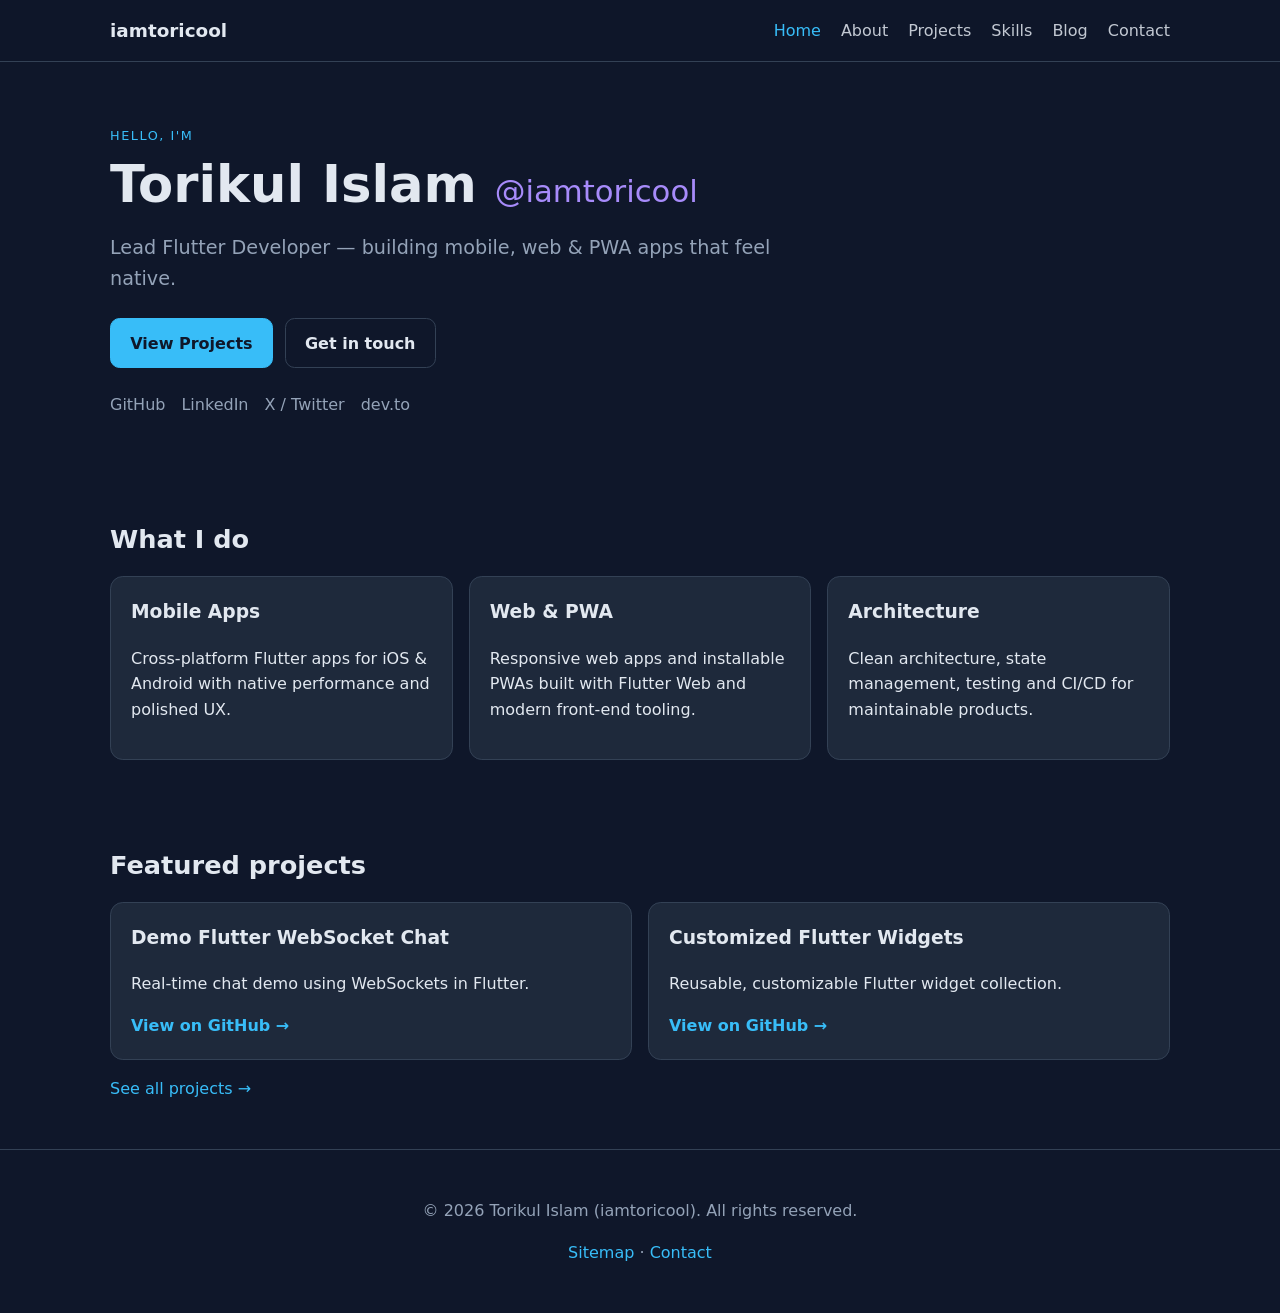
<file: index.html>
<!DOCTYPE html>
<html lang="en">
<head>
  <meta charset="UTF-8" />
  <meta name="viewport" content="width=device-width, initial-scale=1.0" />

  <!-- Primary SEO -->
  <title>Torikul Islam (iamtoricool) — Lead Flutter Developer</title>
  <meta name="description" content="Torikul Islam (iamtoricool) is a Lead Flutter Developer building mobile, web and PWA apps. Portfolio, projects and contact." />
  <meta name="keywords" content="Torikul Islam, iamtoricool, Flutter developer, Lead Flutter Developer, mobile app developer, PWA, Dart, Bangladesh" />
  <meta name="author" content="Torikul Islam" />
  <meta name="robots" content="index, follow, max-image-preview:large" />
  <link rel="canonical" href="https://iamtoricool.xyz/" />

  <!-- Open Graph -->
  <meta property="og:type" content="website" />
  <meta property="og:site_name" content="Torikul Islam (iamtoricool)" />
  <meta property="og:title" content="Torikul Islam (iamtoricool) — Lead Flutter Developer" />
  <meta property="og:description" content="Lead Flutter Developer building mobile, web and PWA apps. Portfolio, projects and contact." />
  <meta property="og:url" content="https://iamtoricool.xyz/" />
  <meta property="og:image" content="https://iamtoricool.xyz/images/og-cover.png" />
  <meta property="og:image:alt" content="Torikul Islam (iamtoricool) portfolio" />

  <!-- Twitter -->
  <meta name="twitter:card" content="summary_large_image" />
  <meta name="twitter:title" content="Torikul Islam (iamtoricool) — Lead Flutter Developer" />
  <meta name="twitter:description" content="Lead Flutter Developer building mobile, web and PWA apps." />
  <meta name="twitter:image" content="https://iamtoricool.xyz/images/og-cover.png" />

  <!-- Icons / PWA -->
  <link rel="icon" href="/favicon.ico" />
  <link rel="apple-touch-icon" href="/images/apple-touch-icon.png" />
  <link rel="manifest" href="/site.webmanifest" />
  <meta name="theme-color" content="#0f172a" />

  <!-- Structured data: Person -->
  <script type="application/ld+json">
  {
    "@context": "https://schema.org",
    "@type": "Person",
    "name": "Torikul Islam",
    "alternateName": "iamtoricool",
    "url": "https://iamtoricool.xyz/",
    "image": "https://iamtoricool.xyz/images/profile.jpg",
    "jobTitle": "Lead Flutter Developer",
    "description": "Lead Flutter Developer building mobile, web and PWA applications.",
    "address": {
      "@type": "PostalAddress",
      "addressLocality": "Dhaka",
      "addressCountry": "Bangladesh"
    },
    "sameAs": [
      "https://github.com/iamtoricool",
      "https://www.linkedin.com/in/iamtoricool",
      "https://twitter.com/iamtoricool",
      "https://www.facebook.com/iamtoricool",
      "https://dev.to/iamtoricool",
      "https://iamtoricool.github.io"
    ],
    "knowsAbout": ["Flutter", "Dart", "Mobile App Development", "Web Development", "PWA"]
  }
  </script>

  <link rel="stylesheet" href="/css/styles.css" />
</head>
<body>
  <a class="skip-link" href="#main">Skip to content</a>

  <header class="site-header">
    <nav class="nav" aria-label="Primary">
      <a class="brand" href="/">iamtoricool</a>
      <button class="nav-toggle" aria-expanded="false" aria-controls="nav-menu" aria-label="Toggle menu">☰</button>
      <ul id="nav-menu" class="nav-menu">
        <li><a href="/" aria-current="page">Home</a></li>
        <li><a href="/about.html">About</a></li>
        <li><a href="/projects.html">Projects</a></li>
        <li><a href="/skills.html">Skills</a></li>
        <li><a href="/blog/">Blog</a></li>
        <li><a href="/contact.html">Contact</a></li>
      </ul>
    </nav>
  </header>

  <main id="main">
    <section class="hero">
      <p class="eyebrow">Hello, I'm</p>
      <h1>Torikul Islam <span class="handle">@iamtoricool</span></h1>
      <p class="lead">Lead Flutter Developer — building mobile, web &amp; PWA apps that feel native.</p>
      <div class="cta">
        <a class="btn btn-primary" href="/projects.html">View Projects</a>
        <a class="btn btn-ghost" href="/contact.html">Get in touch</a>
      </div>
      <ul class="social" aria-label="Social links">
        <li><a href="https://github.com/iamtoricool" rel="me noopener" target="_blank">GitHub</a></li>
        <li><a href="https://www.linkedin.com/in/iamtoricool" rel="me noopener" target="_blank">LinkedIn</a></li>
        <li><a href="https://twitter.com/iamtoricool" rel="me noopener" target="_blank">X / Twitter</a></li>
        <li><a href="https://dev.to/iamtoricool" rel="me noopener" target="_blank">dev.to</a></li>
      </ul>
    </section>

    <section class="section">
      <h2>What I do</h2>
      <div class="grid">
        <article class="card">
          <h3>Mobile Apps</h3>
          <p>Cross-platform Flutter apps for iOS &amp; Android with native performance and polished UX.</p>
        </article>
        <article class="card">
          <h3>Web &amp; PWA</h3>
          <p>Responsive web apps and installable PWAs built with Flutter Web and modern front-end tooling.</p>
        </article>
        <article class="card">
          <h3>Architecture</h3>
          <p>Clean architecture, state management, testing and CI/CD for maintainable products.</p>
        </article>
      </div>
    </section>

    <section class="section">
      <h2>Featured projects</h2>
      <div class="grid">
        <article class="card">
          <h3>Demo Flutter WebSocket Chat</h3>
          <p>Real-time chat demo using WebSockets in Flutter.</p>
          <a href="https://github.com/iamtoricool/demo_flutter_websocket_chat" rel="noopener" target="_blank">View on GitHub →</a>
        </article>
        <article class="card">
          <h3>Customized Flutter Widgets</h3>
          <p>Reusable, customizable Flutter widget collection.</p>
          <a href="https://github.com/iamtoricool" rel="noopener" target="_blank">View on GitHub →</a>
        </article>
      </div>
      <p><a href="/projects.html">See all projects →</a></p>
    </section>
  </main>

  <footer class="site-footer">
    <p>© <span id="year"></span> Torikul Islam (iamtoricool). All rights reserved.</p>
    <p><a href="/sitemap.xml">Sitemap</a> · <a href="/contact.html">Contact</a></p>
  </footer>

  <script src="/js/main.js" defer></script>
</body>
</html>
</file>
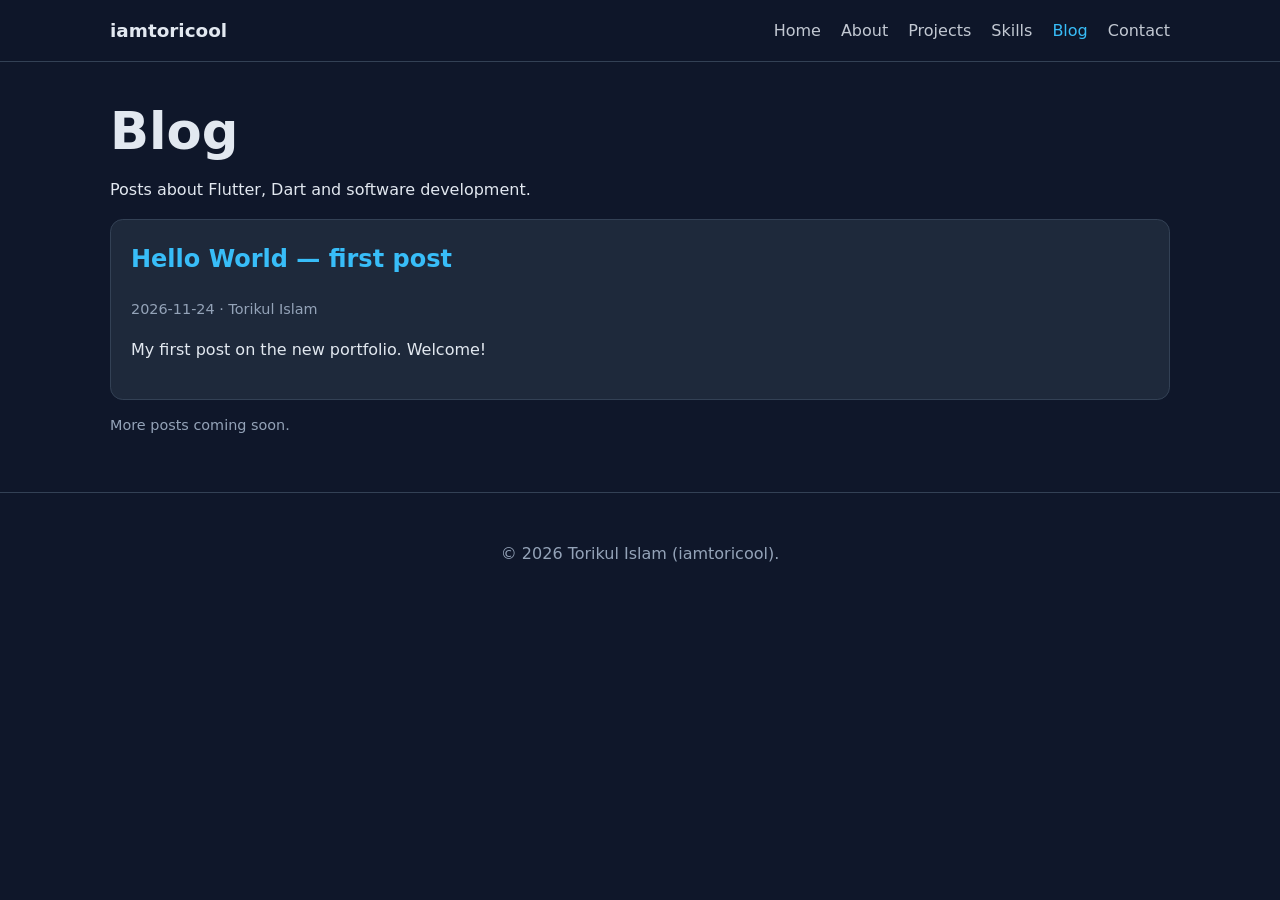
<file: blog/index.html>
<!DOCTYPE html>
<html lang="en">
<head>
  <meta charset="UTF-8" />
  <meta name="viewport" content="width=device-width, initial-scale=1.0" />
  <title>Blog — Torikul Islam (iamtoricool)</title>
  <meta name="description" content="Blog by Torikul Islam (iamtoricool) about Flutter, Dart and software development." />
  <meta name="author" content="Torikul Islam" />
  <meta name="robots" content="index, follow" />
  <link rel="canonical" href="https://iamtoricool.xyz/blog/" />
  <meta property="og:title" content="Blog — Torikul Islam (iamtoricool)" />
  <meta property="og:url" content="https://iamtoricool.xyz/blog/" />
  <meta property="og:image" content="https://iamtoricool.xyz/images/og-cover.png" />
  <link rel="icon" href="/favicon.ico" />
  <link rel="stylesheet" href="/css/styles.css" />
</head>
<body>
  <a class="skip-link" href="#main">Skip to content</a>
  <header class="site-header">
    <nav class="nav" aria-label="Primary">
      <a class="brand" href="/">iamtoricool</a>
      <button class="nav-toggle" aria-expanded="false" aria-controls="nav-menu" aria-label="Toggle menu">☰</button>
      <ul id="nav-menu" class="nav-menu">
        <li><a href="/">Home</a></li>
        <li><a href="/about.html">About</a></li>
        <li><a href="/projects.html">Projects</a></li>
        <li><a href="/skills.html">Skills</a></li>
        <li><a href="/blog/" aria-current="page">Blog</a></li>
        <li><a href="/contact.html">Contact</a></li>
      </ul>
    </nav>
  </header>
  <main id="main" class="container">
    <h1>Blog</h1>
    <p>Posts about Flutter, Dart and software development.</p>
    <article class="card">
      <h2><a href="/blog/hello-world.html">Hello World — first post</a></h2>
      <p class="muted">2026-11-24 · Torikul Islam</p>
      <p>My first post on the new portfolio. Welcome!</p>
    </article>
    <p class="muted">More posts coming soon.</p>
  </main>
  <footer class="site-footer">
    <p>© <span id="year"></span> Torikul Islam (iamtoricool).</p>
  </footer>
  <script src="/js/main.js" defer></script>
</body>
</html>
</file>
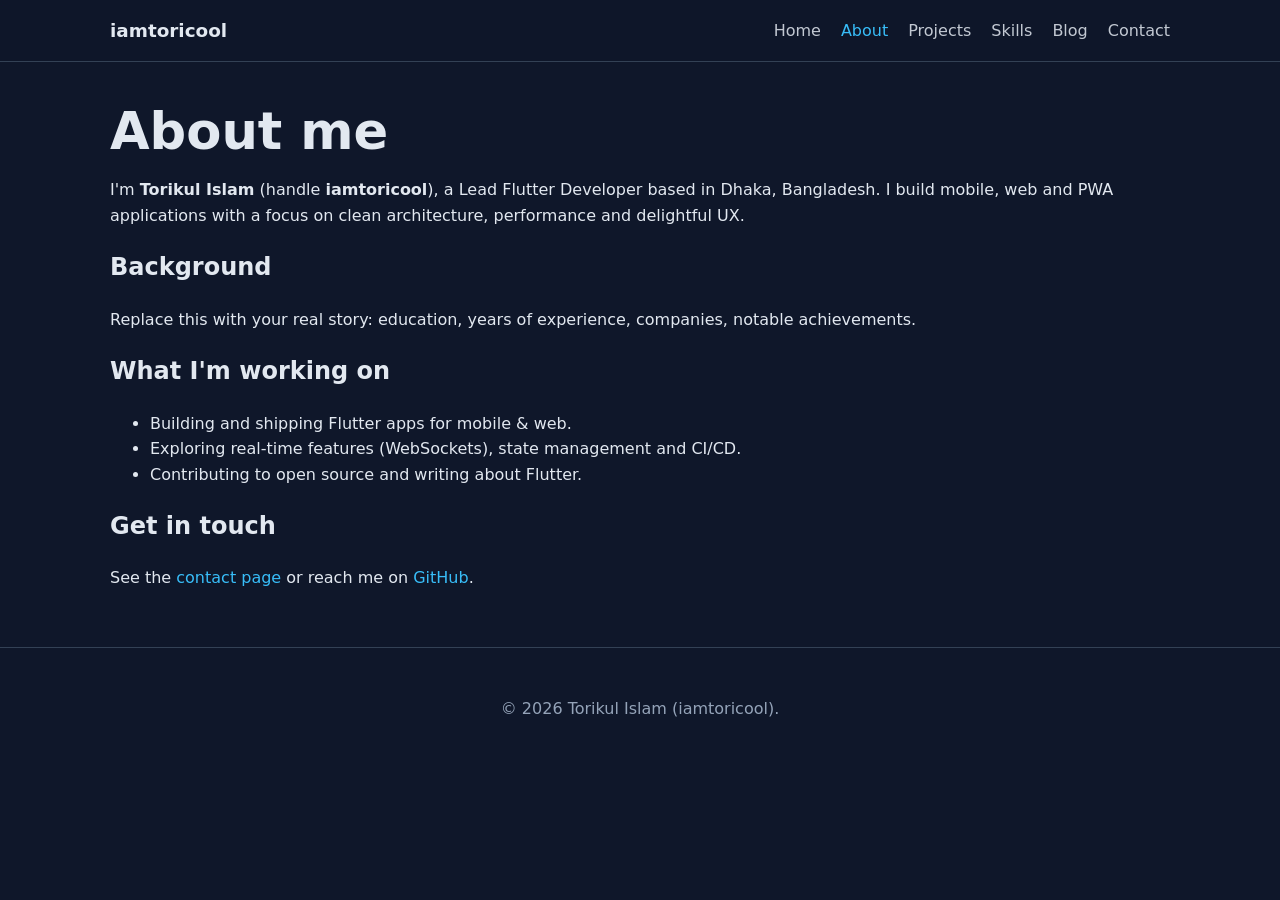
<file: about.html>
<!DOCTYPE html>
<html lang="en">
<head>
  <meta charset="UTF-8" />
  <meta name="viewport" content="width=device-width, initial-scale=1.0" />
  <title>About — Torikul Islam (iamtoricool)</title>
  <meta name="description" content="About Torikul Islam (iamtoricool): Lead Flutter Developer based in Dhaka, Bangladesh. Experience, background and interests." />
  <meta name="author" content="Torikul Islam" />
  <meta name="robots" content="index, follow" />
  <link rel="canonical" href="https://iamtoricool.xyz/about.html" />
  <meta property="og:type" content="profile" />
  <meta property="og:title" content="About — Torikul Islam (iamtoricool)" />
  <meta property="og:description" content="Lead Flutter Developer based in Dhaka, Bangladesh." />
  <meta property="og:url" content="https://iamtoricool.xyz/about.html" />
  <meta property="og:image" content="https://iamtoricool.xyz/images/og-cover.png" />
  <meta name="twitter:card" content="summary" />
  <link rel="icon" href="/favicon.ico" />
  <link rel="stylesheet" href="/css/styles.css" />
  <script type="application/ld+json">
  {
    "@context": "https://schema.org",
    "@type": "ProfilePage",
    "mainEntity": {
      "@type": "Person",
      "name": "Torikul Islam",
      "alternateName": "iamtoricool",
      "url": "https://iamtoricool.xyz/"
    }
  }
  </script>
</head>
<body>
  <a class="skip-link" href="#main">Skip to content</a>
  <header class="site-header">
    <nav class="nav" aria-label="Primary">
      <a class="brand" href="/">iamtoricool</a>
      <button class="nav-toggle" aria-expanded="false" aria-controls="nav-menu" aria-label="Toggle menu">☰</button>
      <ul id="nav-menu" class="nav-menu">
        <li><a href="/">Home</a></li>
        <li><a href="/about.html" aria-current="page">About</a></li>
        <li><a href="/projects.html">Projects</a></li>
        <li><a href="/skills.html">Skills</a></li>
        <li><a href="/blog/">Blog</a></li>
        <li><a href="/contact.html">Contact</a></li>
      </ul>
    </nav>
  </header>
  <main id="main" class="container">
    <h1>About me</h1>
    <p>I'm <strong>Torikul Islam</strong> (handle <strong>iamtoricool</strong>), a Lead Flutter Developer based in Dhaka, Bangladesh. I build mobile, web and PWA applications with a focus on clean architecture, performance and delightful UX.</p>
    <h2>Background</h2>
    <p>Replace this with your real story: education, years of experience, companies, notable achievements.</p>
    <h2>What I'm working on</h2>
    <ul>
      <li>Building and shipping Flutter apps for mobile &amp; web.</li>
      <li>Exploring real-time features (WebSockets), state management and CI/CD.</li>
      <li>Contributing to open source and writing about Flutter.</li>
    </ul>
    <h2>Get in touch</h2>
    <p>See the <a href="/contact.html">contact page</a> or reach me on <a href="https://github.com/iamtoricool" rel="me noopener" target="_blank">GitHub</a>.</p>
  </main>
  <footer class="site-footer">
    <p>© <span id="year"></span> Torikul Islam (iamtoricool).</p>
  </footer>
  <script src="/js/main.js" defer></script>
</body>
</html>
</file>
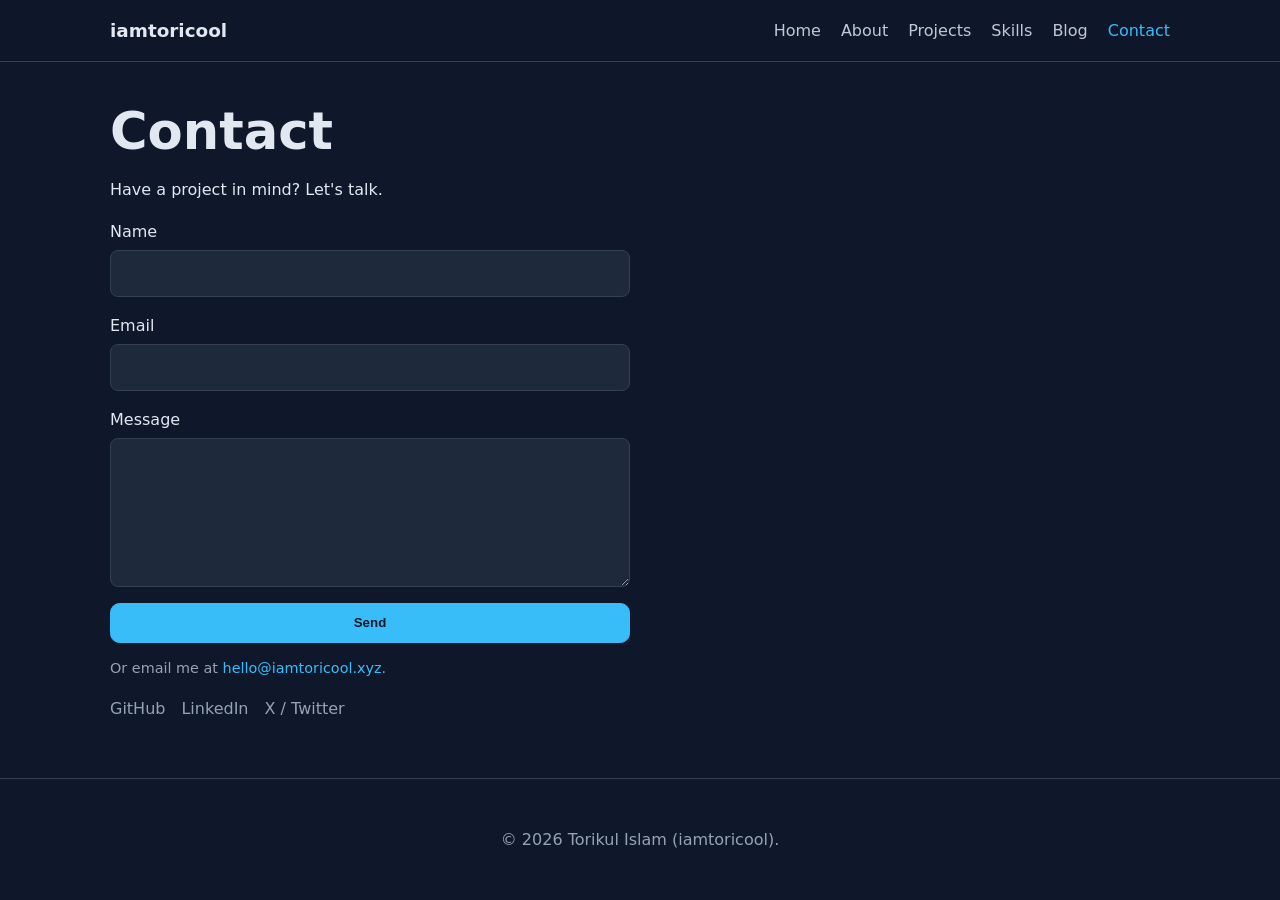
<file: contact.html>
<!DOCTYPE html>
<html lang="en">
<head>
  <meta charset="UTF-8" />
  <meta name="viewport" content="width=device-width, initial-scale=1.0" />
  <title>Contact — Torikul Islam (iamtoricool)</title>
  <meta name="description" content="Contact Torikul Islam (iamtoricool) for Flutter development, collaboration or freelance work." />
  <meta name="author" content="Torikul Islam" />
  <meta name="robots" content="index, follow" />
  <link rel="canonical" href="https://iamtoricool.xyz/contact.html" />
  <meta property="og:title" content="Contact — Torikul Islam (iamtoricool)" />
  <meta property="og:url" content="https://iamtoricool.xyz/contact.html" />
  <meta property="og:image" content="https://iamtoricool.xyz/images/og-cover.png" />
  <link rel="icon" href="/favicon.ico" />
  <link rel="stylesheet" href="/css/styles.css" />
</head>
<body>
  <a class="skip-link" href="#main">Skip to content</a>
  <header class="site-header">
    <nav class="nav" aria-label="Primary">
      <a class="brand" href="/">iamtoricool</a>
      <button class="nav-toggle" aria-expanded="false" aria-controls="nav-menu" aria-label="Toggle menu">☰</button>
      <ul id="nav-menu" class="nav-menu">
        <li><a href="/">Home</a></li>
        <li><a href="/about.html">About</a></li>
        <li><a href="/projects.html">Projects</a></li>
        <li><a href="/skills.html">Skills</a></li>
        <li><a href="/blog/">Blog</a></li>
        <li><a href="/contact.html" aria-current="page">Contact</a></li>
      </ul>
    </nav>
  </header>
  <main id="main" class="container">
    <h1>Contact</h1>
    <p>Have a project in mind? Let's talk.</p>
    <form class="contact-form" action="https://formspree.io/f/your-id" method="POST">
      <label>Name <input type="text" name="name" required /></label>
      <label>Email <input type="email" name="email" required /></label>
      <label>Message <textarea name="message" rows="5" required></textarea></label>
      <button class="btn btn-primary" type="submit">Send</button>
    </form>
    <p class="muted">Or email me at <a href="mailto:hello@iamtoricool.xyz">hello@iamtoricool.xyz</a>.</p>
    <ul class="social">
      <li><a href="https://github.com/iamtoricool" rel="me noopener" target="_blank">GitHub</a></li>
      <li><a href="https://www.linkedin.com/in/iamtoricool" rel="me noopener" target="_blank">LinkedIn</a></li>
      <li><a href="https://twitter.com/iamtoricool" rel="me noopener" target="_blank">X / Twitter</a></li>
    </ul>
  </main>
  <footer class="site-footer">
    <p>© <span id="year"></span> Torikul Islam (iamtoricool).</p>
  </footer>
  <script src="/js/main.js" defer></script>
</body>
</html>
</file>
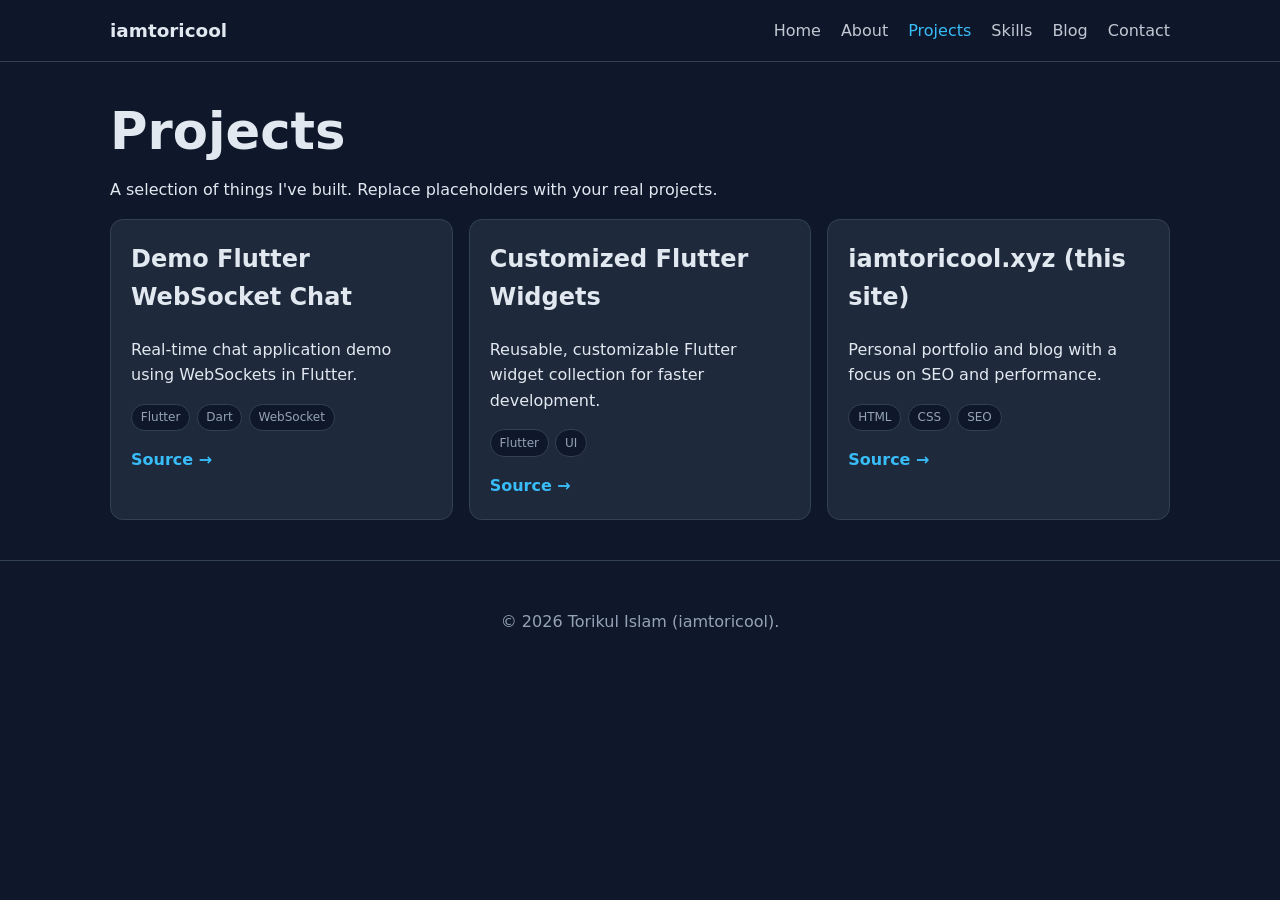
<file: projects.html>
<!DOCTYPE html>
<html lang="en">
<head>
  <meta charset="UTF-8" />
  <meta name="viewport" content="width=device-width, initial-scale=1.0" />
  <title>Projects — Torikul Islam (iamtoricool)</title>
  <meta name="description" content="Projects by Torikul Islam (iamtoricool): Flutter apps, web apps, PWAs and open-source work." />
  <meta name="author" content="Torikul Islam" />
  <meta name="robots" content="index, follow" />
  <link rel="canonical" href="https://iamtoricool.xyz/projects.html" />
  <meta property="og:type" content="website" />
  <meta property="og:title" content="Projects — Torikul Islam (iamtoricool)" />
  <meta property="og:description" content="Flutter apps, web apps, PWAs and open-source work." />
  <meta property="og:url" content="https://iamtoricool.xyz/projects.html" />
  <meta property="og:image" content="https://iamtoricool.xyz/images/og-cover.png" />
  <meta name="twitter:card" content="summary" />
  <link rel="icon" href="/favicon.ico" />
  <link rel="stylesheet" href="/css/styles.css" />
</head>
<body>
  <a class="skip-link" href="#main">Skip to content</a>
  <header class="site-header">
    <nav class="nav" aria-label="Primary">
      <a class="brand" href="/">iamtoricool</a>
      <button class="nav-toggle" aria-expanded="false" aria-controls="nav-menu" aria-label="Toggle menu">☰</button>
      <ul id="nav-menu" class="nav-menu">
        <li><a href="/">Home</a></li>
        <li><a href="/about.html">About</a></li>
        <li><a href="/projects.html" aria-current="page">Projects</a></li>
        <li><a href="/skills.html">Skills</a></li>
        <li><a href="/blog/">Blog</a></li>
        <li><a href="/contact.html">Contact</a></li>
      </ul>
    </nav>
  </header>
  <main id="main" class="container">
    <h1>Projects</h1>
    <p>A selection of things I've built. Replace placeholders with your real projects.</p>
    <div class="grid">
      <article class="card project">
        <h2>Demo Flutter WebSocket Chat</h2>
        <p>Real-time chat application demo using WebSockets in Flutter.</p>
        <p class="tags"><span>Flutter</span><span>Dart</span><span>WebSocket</span></p>
        <a href="https://github.com/iamtoricool/demo_flutter_websocket_chat" rel="noopener" target="_blank">Source →</a>
      </article>
      <article class="card project">
        <h2>Customized Flutter Widgets</h2>
        <p>Reusable, customizable Flutter widget collection for faster development.</p>
        <p class="tags"><span>Flutter</span><span>UI</span></p>
        <a href="https://github.com/iamtoricool" rel="noopener" target="_blank">Source →</a>
      </article>
      <article class="card project">
        <h2>iamtoricool.xyz (this site)</h2>
        <p>Personal portfolio and blog with a focus on SEO and performance.</p>
        <p class="tags"><span>HTML</span><span>CSS</span><span>SEO</span></p>
        <a href="https://github.com/iamtoricool/iamtoricool.xyz" rel="noopener" target="_blank">Source →</a>
      </article>
    </div>
  </main>
  <footer class="site-footer">
    <p>© <span id="year"></span> Torikul Islam (iamtoricool).</p>
  </footer>
  <script src="/js/main.js" defer></script>
</body>
</html>
</file>
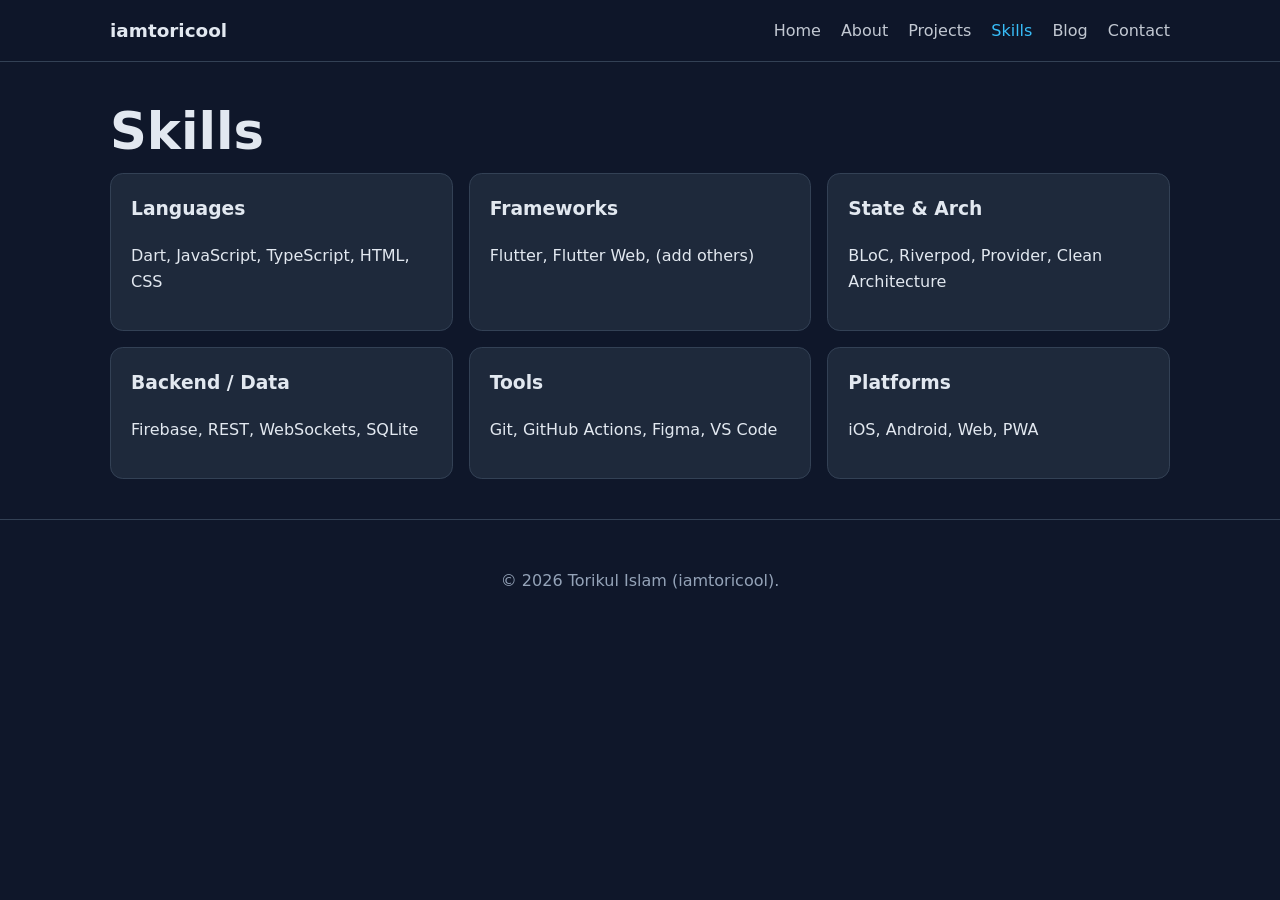
<file: skills.html>
<!DOCTYPE html>
<html lang="en">
<head>
  <meta charset="UTF-8" />
  <meta name="viewport" content="width=device-width, initial-scale=1.0" />
  <title>Skills — Torikul Islam (iamtoricool)</title>
  <meta name="description" content="Technical skills of Torikul Islam (iamtoricool): Flutter, Dart, mobile, web, PWA, state management, CI/CD." />
  <meta name="author" content="Torikul Islam" />
  <meta name="robots" content="index, follow" />
  <link rel="canonical" href="https://iamtoricool.xyz/skills.html" />
  <meta property="og:title" content="Skills — Torikul Islam (iamtoricool)" />
  <meta property="og:url" content="https://iamtoricool.xyz/skills.html" />
  <meta property="og:image" content="https://iamtoricool.xyz/images/og-cover.png" />
  <link rel="icon" href="/favicon.ico" />
  <link rel="stylesheet" href="/css/styles.css" />
</head>
<body>
  <a class="skip-link" href="#main">Skip to content</a>
  <header class="site-header">
    <nav class="nav" aria-label="Primary">
      <a class="brand" href="/">iamtoricool</a>
      <button class="nav-toggle" aria-expanded="false" aria-controls="nav-menu" aria-label="Toggle menu">☰</button>
      <ul id="nav-menu" class="nav-menu">
        <li><a href="/">Home</a></li>
        <li><a href="/about.html">About</a></li>
        <li><a href="/projects.html">Projects</a></li>
        <li><a href="/skills.html" aria-current="page">Skills</a></li>
        <li><a href="/blog/">Blog</a></li>
        <li><a href="/contact.html">Contact</a></li>
      </ul>
    </nav>
  </header>
  <main id="main" class="container">
    <h1>Skills</h1>
    <div class="grid">
      <article class="card"><h3>Languages</h3><p>Dart, JavaScript, TypeScript, HTML, CSS</p></article>
      <article class="card"><h3>Frameworks</h3><p>Flutter, Flutter Web, (add others)</p></article>
      <article class="card"><h3>State &amp; Arch</h3><p>BLoC, Riverpod, Provider, Clean Architecture</p></article>
      <article class="card"><h3>Backend / Data</h3><p>Firebase, REST, WebSockets, SQLite</p></article>
      <article class="card"><h3>Tools</h3><p>Git, GitHub Actions, Figma, VS Code</p></article>
      <article class="card"><h3>Platforms</h3><p>iOS, Android, Web, PWA</p></article>
    </div>
  </main>
  <footer class="site-footer">
    <p>© <span id="year"></span> Torikul Islam (iamtoricool).</p>
  </footer>
  <script src="/js/main.js" defer></script>
</body>
</html>
</file>
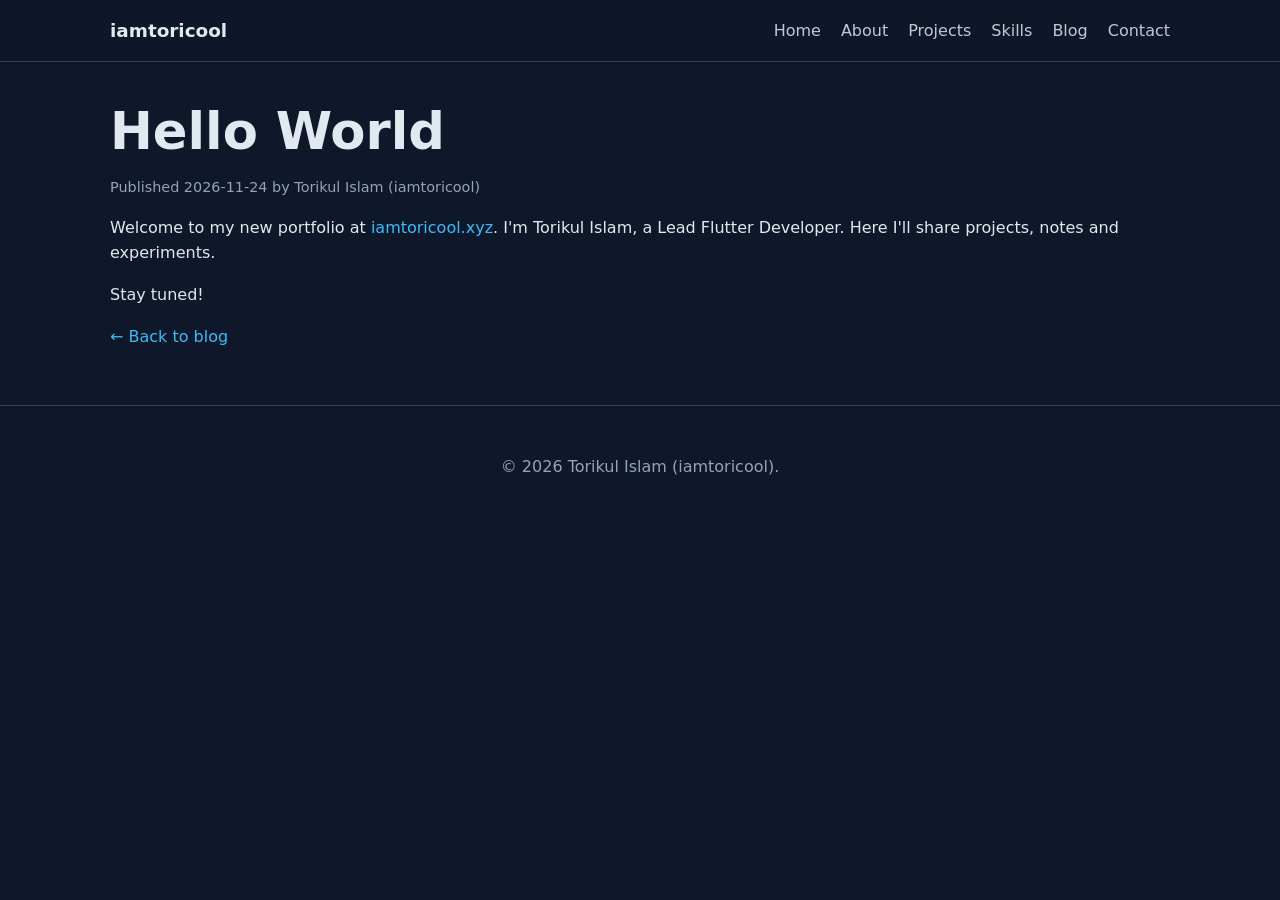
<file: blog/hello-world.html>
<!DOCTYPE html>
<html lang="en">
<head>
  <meta charset="UTF-8" />
  <meta name="viewport" content="width=device-width, initial-scale=1.0" />
  <title>Hello World — Torikul Islam (iamtoricool)</title>
  <meta name="description" content="First blog post by Torikul Islam (iamtoricool): introducing the new portfolio at iamtoricool.xyz." />
  <meta name="author" content="Torikul Islam" />
  <meta name="robots" content="index, follow" />
  <link rel="canonical" href="https://iamtoricool.xyz/blog/hello-world.html" />
  <meta property="og:type" content="article" />
  <meta property="og:title" content="Hello World — Torikul Islam (iamtoricool)" />
  <meta property="og:description" content="First blog post introducing the new portfolio." />
  <meta property="og:url" content="https://iamtoricool.xyz/blog/hello-world.html" />
  <meta property="og:image" content="https://iamtoricool.xyz/images/og-cover.png" />
  <meta property="article:author" content="Torikul Islam" />
  <meta property="article:published_time" content="2026-11-24" />
  <link rel="icon" href="/favicon.ico" />
  <link rel="stylesheet" href="/css/styles.css" />
  <script type="application/ld+json">
  {
    "@context": "https://schema.org",
    "@type": "BlogPosting",
    "headline": "Hello World",
    "author": { "@type": "Person", "name": "Torikul Islam", "url": "https://iamtoricool.xyz/" },
    "datePublished": "2026-11-24",
    "url": "https://iamtoricool.xyz/blog/hello-world.html"
  }
  </script>
</head>
<body>
  <a class="skip-link" href="#main">Skip to content</a>
  <header class="site-header">
    <nav class="nav" aria-label="Primary">
      <a class="brand" href="/">iamtoricool</a>
      <button class="nav-toggle" aria-expanded="false" aria-controls="nav-menu" aria-label="Toggle menu">☰</button>
      <ul id="nav-menu" class="nav-menu">
        <li><a href="/">Home</a></li>
        <li><a href="/about.html">About</a></li>
        <li><a href="/projects.html">Projects</a></li>
        <li><a href="/skills.html">Skills</a></li>
        <li><a href="/blog/">Blog</a></li>
        <li><a href="/contact.html">Contact</a></li>
      </ul>
    </nav>
  </header>
  <main id="main" class="container">
    <article>
      <h1>Hello World</h1>
      <p class="muted">Published 2026-11-24 by Torikul Islam (iamtoricool)</p>
      <p>Welcome to my new portfolio at <a href="https://iamtoricool.xyz">iamtoricool.xyz</a>. I'm Torikul Islam, a Lead Flutter Developer. Here I'll share projects, notes and experiments.</p>
      <p>Stay tuned!</p>
    </article>
    <p><a href="/blog/">← Back to blog</a></p>
  </main>
  <footer class="site-footer">
    <p>© <span id="year"></span> Torikul Islam (iamtoricool).</p>
  </footer>
  <script src="/js/main.js" defer></script>
</body>
</html>
</file>
<file: css/styles.css>
:root {
  --bg: #0f172a;
  --bg-soft: #1e293b;
  --fg: #e2e8f0;
  --muted: #94a3b8;
  --accent: #38bdf8;
  --accent-2: #a78bfa;
  --border: #334155;
  --max: 1100px;
}
* { box-sizing: border-box; }
html { scroll-behavior: smooth; }
body {
  margin: 0;
  font-family: system-ui, -apple-system, "Segoe UI", Roboto, sans-serif;
  background: var(--bg);
  color: var(--fg);
  line-height: 1.6;
}
a { color: var(--accent); text-decoration: none; }
a:hover { text-decoration: underline; }
.skip-link { position: absolute; left: -9999px; }
.skip-link:focus { left: 1rem; top: 1rem; background: var(--accent); color: #000; padding: .5rem 1rem; border-radius: .5rem; z-index: 100; }
.site-header { position: sticky; top: 0; background: rgba(15,23,42,.85); backdrop-filter: blur(10px); border-bottom: 1px solid var(--border); z-index: 50; }
.nav { max-width: var(--max); margin: 0 auto; padding: 1rem 1.25rem; display: flex; align-items: center; justify-content: space-between; gap: 1rem; }
.brand { font-weight: 700; font-size: 1.15rem; color: var(--fg); }
.nav-toggle { display: none; background: none; border: 1px solid var(--border); color: var(--fg); padding: .35rem .6rem; border-radius: .4rem; cursor: pointer; }
.nav-menu { list-style: none; display: flex; gap: 1.25rem; margin: 0; padding: 0; }
.nav-menu a { color: var(--fg); opacity: .85; }
.nav-menu a:hover, .nav-menu a[aria-current="page"] { color: var(--accent); opacity: 1; }
.container { max-width: var(--max); margin: 0 auto; padding: 2.5rem 1.25rem; }
.hero { max-width: var(--max); margin: 0 auto; padding: 4rem 1.25rem 2rem; }
.eyebrow { color: var(--accent); text-transform: uppercase; letter-spacing: .12em; font-size: .8rem; margin: 0 0 .5rem; }
h1 { font-size: clamp(2rem, 5vw, 3.2rem); margin: 0 0 .75rem; line-height: 1.15; }
.handle { color: var(--accent-2); font-weight: 500; font-size: .6em; }
.lead { font-size: 1.2rem; color: var(--muted); max-width: 60ch; }
.cta { display: flex; gap: .75rem; margin: 1.5rem 0; flex-wrap: wrap; }
.btn { display: inline-block; padding: .7rem 1.2rem; border-radius: .6rem; font-weight: 600; border: 1px solid var(--border); }
.btn-primary { background: var(--accent); color: #0f172a; border-color: var(--accent); }
.btn-primary:hover { filter: brightness(1.1); text-decoration: none; }
.btn-ghost { color: var(--fg); }
.social { list-style: none; display: flex; gap: 1rem; padding: 0; flex-wrap: wrap; }
.social a { color: var(--muted); }
.social a:hover { color: var(--accent); }
.section { max-width: var(--max); margin: 0 auto; padding: 2rem 1.25rem; }
.section h2 { font-size: 1.6rem; margin-bottom: 1rem; }
.grid { display: grid; grid-template-columns: repeat(auto-fit, minmax(260px, 1fr)); gap: 1rem; }
.card { background: var(--bg-soft); border: 1px solid var(--border); border-radius: .8rem; padding: 1.25rem; }
.card h3, .card h2 { margin-top: 0; }
.card a { font-weight: 600; }
.tags { display: flex; gap: .4rem; flex-wrap: wrap; padding: 0; list-style: none; }
.tags span { background: var(--bg); border: 1px solid var(--border); padding: .2rem .55rem; border-radius: 999px; font-size: .75rem; color: var(--muted); }
.muted { color: var(--muted); font-size: .9rem; }
.contact-form { display: grid; gap: 1rem; max-width: 520px; }
.contact-form label { display: grid; gap: .35rem; font-weight: 500; }
.contact-form input, .contact-form textarea { background: var(--bg-soft); border: 1px solid var(--border); color: var(--fg); padding: .6rem .75rem; border-radius: .5rem; font: inherit; }
.site-footer { border-top: 1px solid var(--border); padding: 2rem 1.25rem; text-align: center; color: var(--muted); }
@media (max-width: 720px) {
  .nav-toggle { display: inline-block; }
  .nav-menu { display: none; flex-direction: column; position: absolute; top: 100%; left: 0; right: 0; background: var(--bg); padding: 1rem 1.25rem; border-bottom: 1px solid var(--border); }
  .nav-menu.open { display: flex; }
}
</file>
